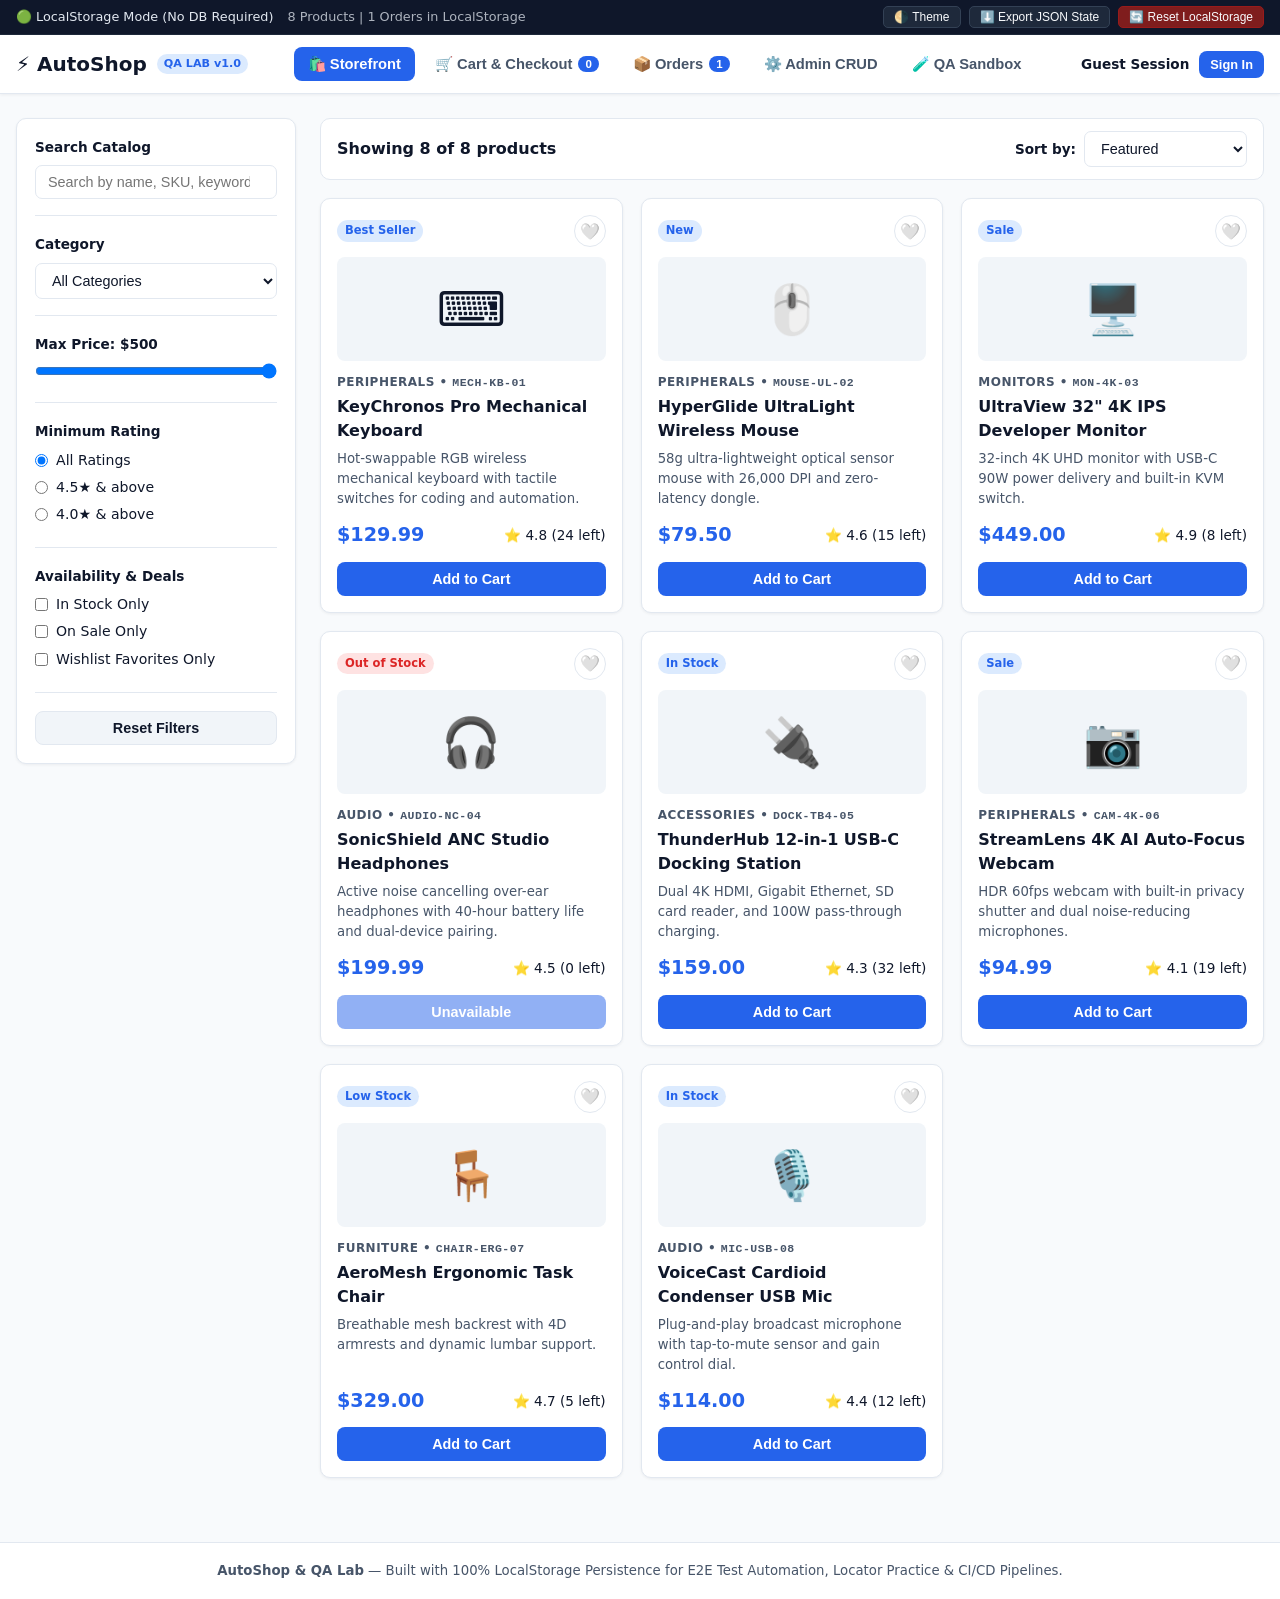
<file: index.html>
<!DOCTYPE html>
<html lang="en" data-theme="light">
<head>
  <meta charset="UTF-8" />
  <meta name="viewport" content="width=device-width, initial-scale=1.0" />
  <title>AutoShop &amp; QA Lab | E2E Automation Practice Platform</title>
  <link rel="stylesheet" href="css/styles.css" />
</head>
<body>
  <!-- Top Utility Bar for QA State & LocalStorage Management -->
  <div class="top-utility-bar" role="region" aria-label="QA Environment Controls">
    <div class="utility-container">
      <div>
        <span id="env-indicator" data-testid="env-indicator">🟢 LocalStorage Mode (No DB Required)</span>
        <span style="margin-left: 10px; opacity: 0.75;" id="storage-counter" data-testid="storage-counter">Keys active</span>
      </div>
      <div class="utility-actions">
        <button type="button" class="utility-btn" id="btn-theme-toggle" data-testid="theme-toggle-btn" aria-label="Toggle Dark Mode">
          🌗 Theme
        </button>
        <button type="button" class="utility-btn" id="btn-export-state" data-testid="export-state-btn">
          ⬇️ Export JSON State
        </button>
        <button type="button" class="utility-btn danger" id="btn-reset-storage" data-testid="reset-storage-btn">
          🔄 Reset LocalStorage
        </button>
      </div>
    </div>
  </div>

  <!-- Main Header & Navigation -->
  <header class="site-header">
    <div class="header-inner">
      <a class="brand-logo" id="brand-home-link" data-testid="brand-logo" href="#store">
        <span>⚡ AutoShop</span>
        <span class="brand-badge">QA LAB v1.0</span>
      </a>

      <button
        type="button"
        class="mobile-menu-btn"
        id="mobile-menu-toggle"
        data-testid="mobile-menu-toggle"
        aria-label="Toggle navigation menu"
        aria-expanded="false"
      >
        ☰
      </button>

      <nav class="main-nav" id="main-nav" aria-label="Primary Navigation">
        <button type="button" class="nav-tab active" data-tab="store" id="nav-store" data-testid="nav-store">
          🛍️ Storefront
        </button>
        <button type="button" class="nav-tab" data-tab="checkout" id="nav-checkout" data-testid="nav-checkout">
          🛒 Cart &amp; Checkout
          <span class="badge-pill" id="nav-cart-count" data-testid="nav-cart-count">0</span>
        </button>
        <button type="button" class="nav-tab" data-tab="orders" id="nav-orders" data-testid="nav-orders">
          📦 Orders
          <span class="badge-pill" id="nav-orders-count" data-testid="nav-orders-count">0</span>
        </button>
        <button type="button" class="nav-tab" data-tab="admin" id="nav-admin" data-testid="nav-admin">
          ⚙️ Admin CRUD
        </button>
        <button type="button" class="nav-tab" data-tab="sandbox" id="nav-sandbox" data-testid="nav-sandbox">
          🧪 QA Sandbox
        </button>
      </nav>

      <div class="header-controls">
        <div id="user-session-badge" data-testid="user-session-badge" style="font-size: 0.85rem; font-weight: 600;">
          Guest
        </div>
        <button type="button" class="btn btn-primary btn-sm" id="btn-open-auth" data-testid="open-auth-btn">
          Sign In
        </button>
        <button type="button" class="btn btn-secondary btn-sm" id="btn-logout" data-testid="logout-btn" style="display: none;">
          Logout
        </button>
      </div>
    </div>
  </header>

  <!-- Main Workspace -->
  <main class="app-main">
    <!-- ==================== VIEW 1: STOREFRONT ==================== -->
    <section class="view-section active" id="view-store" data-testid="view-store" aria-label="Storefront Catalog">
      <div class="store-layout">
        <!-- Filters Sidebar -->
        <aside class="filters-sidebar" aria-label="Product Filters">
          <div class="filter-group">
            <label class="filter-label" for="filter-search">Search Catalog</label>
            <input
              type="search"
              id="filter-search"
              name="searchQuery"
              data-testid="filter-search-input"
              class="form-control"
              placeholder="Search by name, SKU, keyword..."
            />
          </div>

          <div class="filter-group">
            <label class="filter-label" for="filter-category">Category</label>
            <select id="filter-category" name="category" data-testid="filter-category-select" class="form-control">
              <option value="ALL">All Categories</option>
              <option value="Peripherals">Peripherals</option>
              <option value="Monitors">Monitors</option>
              <option value="Audio">Audio</option>
              <option value="Accessories">Accessories</option>
              <option value="Furniture">Furniture</option>
            </select>
          </div>

          <div class="filter-group">
            <label class="filter-label" for="filter-price-range">
              Max Price: $<span id="filter-price-value" data-testid="filter-price-value">500</span>
            </label>
            <input
              type="range"
              id="filter-price-range"
              name="maxPrice"
              data-testid="filter-price-slider"
              min="50"
              max="500"
              step="10"
              value="500"
              style="width: 100%;"
            />
          </div>

          <div class="filter-group" role="radiogroup" aria-label="Minimum Rating">
            <span class="filter-label">Minimum Rating</span>
            <label class="radio-row">
              <input type="radio" name="minRating" value="0" data-testid="rating-all" checked />
              <span>All Ratings</span>
            </label>
            <label class="radio-row">
              <input type="radio" name="minRating" value="4.5" data-testid="rating-45" />
              <span>4.5★ &amp; above</span>
            </label>
            <label class="radio-row">
              <input type="radio" name="minRating" value="4.0" data-testid="rating-40" />
              <span>4.0★ &amp; above</span>
            </label>
          </div>

          <div class="filter-group">
            <span class="filter-label">Availability &amp; Deals</span>
            <label class="checkbox-row">
              <input type="checkbox" id="filter-in-stock" data-testid="filter-in-stock-checkbox" />
              <span>In Stock Only</span>
            </label>
            <label class="checkbox-row">
              <input type="checkbox" id="filter-on-sale" data-testid="filter-on-sale-checkbox" />
              <span>On Sale Only</span>
            </label>
            <label class="checkbox-row">
              <input type="checkbox" id="filter-wishlist-only" data-testid="filter-wishlist-checkbox" />
              <span>Wishlist Favorites Only</span>
            </label>
          </div>

          <button type="button" class="btn btn-secondary" style="width: 100%;" id="btn-clear-filters" data-testid="clear-filters-btn">
            Reset Filters
          </button>
        </aside>

        <!-- Product Catalog Area -->
        <div>
          <div class="store-toolbar">
            <div>
              <strong id="results-count-text" data-testid="results-count">Showing 8 products</strong>
            </div>
            <div style="display: flex; align-items: center; gap: 8px;">
              <label for="sort-select" style="font-size: 0.85rem; font-weight: 600;">Sort by:</label>
              <select id="sort-select" name="sortOrder" data-testid="sort-select" class="form-control" style="width: auto;">
                <option value="featured">Featured</option>
                <option value="price-asc">Price: Low to High</option>
                <option value="price-desc">Price: High to Low</option>
                <option value="rating-desc">Highest Rated</option>
                <option value="name-asc">Name: A to Z</option>
              </select>
            </div>
          </div>

          <div class="products-grid" id="products-grid" data-testid="products-grid">
            <!-- Dynamically rendered by app.js -->
          </div>
        </div>
      </div>
    </section>

    <!-- ==================== VIEW 2: CART & CHECKOUT ==================== -->
    <section class="view-section" id="view-checkout" data-testid="view-checkout" aria-label="Shopping Cart and Checkout">
      <div class="store-layout" style="grid-template-columns: 1.1fr 0.9fr;">
        <!-- Left Column: Cart Items & Coupon -->
        <div>
          <div class="card-panel">
            <div class="panel-header">
              <h2>Shopping Cart</h2>
              <button type="button" class="btn btn-danger btn-sm" id="btn-clear-cart" data-testid="clear-cart-btn">
                Empty Cart
              </button>
            </div>

            <div class="table-responsive">
              <table class="data-table" id="cart-table" data-testid="cart-table">
                <thead>
                  <tr>
                    <th>Product</th>
                    <th>Price</th>
                    <th>Quantity</th>
                    <th>Subtotal</th>
                    <th>Action</th>
                  </tr>
                </thead>
                <tbody id="cart-tbody" data-testid="cart-tbody">
                  <!-- Populated dynamically -->
                </tbody>
              </table>
            </div>

            <!-- Promo Code Box -->
            <div style="margin-top: 16px; display: flex; gap: 8px; flex-wrap: wrap; align-items: center;">
              <input
                type="text"
                id="coupon-input"
                name="couponCode"
                data-testid="coupon-input"
                class="form-control"
                style="max-width: 240px;"
                placeholder="Promo code (SAVE10, QA2026, FLAT25)"
              />
              <button type="button" class="btn btn-secondary" id="btn-apply-coupon" data-testid="apply-coupon-btn">
                Apply Coupon
              </button>
              <span id="coupon-feedback" data-testid="coupon-feedback" style="font-size: 0.85rem; font-weight: 600;"></span>
            </div>

            <!-- Totals Breakdown -->
            <div style="margin-top: 18px; padding-top: 14px; border-top: 1px solid var(--border-color); font-size: 0.92rem;">
              <div style="display: flex; justify-content: space-between; margin-bottom: 4px;">
                <span>Subtotal:</span>
                <strong id="summary-subtotal" data-testid="summary-subtotal">$0.00</strong>
              </div>
              <div style="display: flex; justify-content: space-between; margin-bottom: 4px; color: var(--success);">
                <span>Discount:</span>
                <strong id="summary-discount" data-testid="summary-discount">-$0.00</strong>
              </div>
              <div style="display: flex; justify-content: space-between; margin-bottom: 4px;">
                <span>Shipping:</span>
                <strong id="summary-shipping" data-testid="summary-shipping">$0.00</strong>
              </div>
              <div style="display: flex; justify-content: space-between; margin-bottom: 8px;">
                <span>Estimated Tax (8%):</span>
                <strong id="summary-tax" data-testid="summary-tax">$0.00</strong>
              </div>
              <div style="display: flex; justify-content: space-between; font-size: 1.15rem; padding-top: 8px; border-top: 1px solid var(--border-color);">
                <strong>Total Due:</strong>
                <strong id="summary-total" data-testid="summary-total" style="color: var(--primary);">$0.00</strong>
              </div>
            </div>
          </div>

          <!-- Order Confirmation Box (shown after successful checkout) -->
          <div class="card-panel" id="order-confirmation-box" data-testid="order-confirmation-box" style="display: none; border-color: var(--success);">
            <h3 style="color: var(--success); margin-bottom: 8px;">✅ Order Placed Successfully!</h3>
            <p id="order-confirmation-message" data-testid="order-confirmation-message" style="font-size: 0.9rem; margin-bottom: 10px;"></p>
            <div style="display: flex; gap: 8px;">
              <button type="button" class="btn btn-primary btn-sm" id="btn-view-orders-after-checkout" data-testid="view-orders-btn">
                View in Orders History
              </button>
              <button type="button" class="btn btn-secondary btn-sm" id="btn-download-last-receipt" data-testid="download-receipt-btn">
                Download Receipt (.json)
              </button>
            </div>
          </div>
        </div>

        <!-- Right Column: Checkout Form -->
        <div class="card-panel">
          <div class="panel-header">
            <h2>Checkout Details</h2>
            <button type="button" class="btn btn-secondary btn-sm" id="btn-autofill-checkout" data-testid="autofill-checkout-btn">
              ⚡ Auto-Fill Demo Data
            </button>
          </div>

          <form id="checkout-form" data-testid="checkout-form" novalidate>
            <div class="form-grid">
              <div class="form-field">
                <label for="chk-fullname">Full Name *</label>
                <input type="text" id="chk-fullname" name="fullName" data-testid="checkout-fullname" class="form-control" required placeholder="Alex Tester" />
              </div>
              <div class="form-field">
                <label for="chk-email">Email Address *</label>
                <input type="email" id="chk-email" name="email" data-testid="checkout-email" class="form-control" required placeholder="alex@qalab.dev" />
              </div>
            </div>

            <div class="form-field">
              <label for="chk-street">Street Address *</label>
              <input type="text" id="chk-street" name="street" data-testid="checkout-street" class="form-control" required placeholder="742 Automation Blvd" />
            </div>

            <div class="form-grid">
              <div class="form-field">
                <label for="chk-city">City *</label>
                <input type="text" id="chk-city" name="city" data-testid="checkout-city" class="form-control" required placeholder="Austin" />
              </div>
              <div class="form-field">
                <label for="chk-country">Country *</label>
                <select id="chk-country" name="country" data-testid="checkout-country" class="form-control" required>
                  <option value="">Select Country...</option>
                  <option value="US">United States</option>
                  <option value="MX">Mexico</option>
                  <option value="CA">Canada</option>
                  <option value="ES">Spain</option>
                  <option value="CO">Colombia</option>
                  <option value="AR">Argentina</option>
                </select>
              </div>
            </div>

            <div class="form-grid">
              <div class="form-field">
                <label for="chk-zip">Postal / ZIP Code *</label>
                <input type="text" id="chk-zip" name="zipCode" data-testid="checkout-zip" class="form-control" required placeholder="78701" />
              </div>
              <div class="form-field">
                <label for="chk-shipping">Delivery Method *</label>
                <select id="chk-shipping" name="shippingMethod" data-testid="checkout-shipping-method" class="form-control">
                  <option value="standard">Standard Shipping (Free)</option>
                  <option value="express">Express 2-Day ($12.00)</option>
                  <option value="overnight">Next-Day Priority ($25.00)</option>
                </select>
              </div>
            </div>

            <div class="form-field">
              <label for="chk-payment">Payment Method *</label>
              <select id="chk-payment" name="paymentMethod" data-testid="checkout-payment-method" class="form-control">
                <option value="credit_card">Credit / Debit Card</option>
                <option value="paypal">PayPal Express</option>
                <option value="cod">Cash on Delivery (COD)</option>
              </select>
            </div>

            <div id="credit-card-fields" data-testid="credit-card-fields" class="form-grid">
              <div class="form-field">
                <label for="chk-card-num">Card Number *</label>
                <input type="text" id="chk-card-num" name="cardNumber" data-testid="checkout-card-number" class="form-control" maxlength="19" placeholder="4532 0151 1283 0366" />
              </div>
              <div class="form-field">
                <label for="chk-card-cvv">CVV *</label>
                <input type="text" id="chk-card-cvv" name="cardCvv" data-testid="checkout-card-cvv" class="form-control" maxlength="4" placeholder="123" />
              </div>
            </div>

            <div class="form-field">
              <label for="chk-notes">Order Delivery Notes (Optional)</label>
              <textarea id="chk-notes" name="orderNotes" data-testid="checkout-notes" class="form-control" rows="2" placeholder="Gate code, drop-off instructions..."></textarea>
            </div>

            <div class="form-field">
              <label class="checkbox-row">
                <input type="checkbox" id="chk-terms" name="acceptTerms" data-testid="checkout-terms-checkbox" required />
                <span>I agree to the QA Automation Terms &amp; Conditions *</span>
              </label>
            </div>

            <div id="checkout-error-banner" data-testid="checkout-error-banner" class="result-banner" style="display: none; border-left-color: var(--danger); color: var(--danger); margin-bottom: 12px;"></div>

            <button type="submit" class="btn btn-primary" style="width: 100%;" id="btn-place-order" data-testid="place-order-btn">
              Complete Purchase
            </button>
          </form>
        </div>
      </div>
    </section>

    <!-- ==================== VIEW 3: ORDERS HISTORY ==================== -->
    <section class="view-section" id="view-orders" data-testid="view-orders" aria-label="Order History">
      <div class="card-panel">
        <div class="panel-header">
          <div>
            <h2>Order History (Persisted in LocalStorage)</h2>
            <p style="font-size: 0.85rem; color: var(--text-muted);">Practice table row locators, status filtering, and order cancellation flows.</p>
          </div>
          <div style="display: flex; gap: 8px; align-items: center;">
            <label for="order-status-filter" style="font-size: 0.85rem; font-weight: 600;">Status:</label>
            <select id="order-status-filter" data-testid="order-status-filter" class="form-control" style="width: auto;">
              <option value="ALL">All Statuses</option>
              <option value="Processing">Processing</option>
              <option value="Shipped">Shipped</option>
              <option value="Delivered">Delivered</option>
              <option value="Cancelled">Cancelled</option>
            </select>
          </div>
        </div>

        <div class="table-responsive">
          <table class="data-table" id="orders-table" data-testid="orders-table">
            <thead>
              <tr>
                <th>Order ID</th>
                <th>Date</th>
                <th>Customer</th>
                <th>Items</th>
                <th>Total</th>
                <th>Status</th>
                <th>Actions</th>
              </tr>
            </thead>
            <tbody id="orders-tbody" data-testid="orders-tbody">
              <!-- Populated dynamically -->
            </tbody>
          </table>
        </div>
      </div>
    </section>

    <!-- ==================== VIEW 4: ADMIN CRUD PANEL ==================== -->
    <section class="view-section" id="view-admin" data-testid="view-admin" aria-label="Admin Inventory Management">
      <div class="card-panel">
        <div class="panel-header">
          <div>
            <h2>Inventory CRUD Management</h2>
            <p style="font-size: 0.85rem; color: var(--text-muted);">Create, edit, sort, bulk-delete products and persist changes in LocalStorage.</p>
          </div>
          <div style="display: flex; gap: 8px; flex-wrap: wrap;">
            <input
              type="search"
              id="admin-search-input"
              data-testid="admin-search-input"
              class="form-control"
              style="width: 220px;"
              placeholder="Filter inventory..."
            />
            <button type="button" class="btn btn-danger btn-sm" id="btn-admin-bulk-delete" data-testid="admin-bulk-delete-btn" disabled>
              🗑️ Delete Selected (<span id="admin-selected-count">0</span>)
            </button>
            <button type="button" class="btn btn-primary btn-sm" id="btn-admin-add-product" data-testid="admin-add-product-btn">
              ➕ Add New Product
            </button>
          </div>
        </div>

        <div class="table-responsive">
          <table class="data-table" id="admin-products-table" data-testid="admin-products-table">
            <thead>
              <tr>
                <th>
                  <input type="checkbox" id="admin-select-all" data-testid="admin-select-all" aria-label="Select all products" />
                </th>
                <th data-sort="id">ID ↕</th>
                <th data-sort="sku">SKU ↕</th>
                <th data-sort="name">Product Name ↕</th>
                <th data-sort="category">Category ↕</th>
                <th data-sort="price">Price ↕</th>
                <th data-sort="stock">Stock ↕</th>
                <th>Status</th>
                <th>Actions</th>
              </tr>
            </thead>
            <tbody id="admin-products-tbody" data-testid="admin-products-tbody">
              <!-- Populated dynamically -->
            </tbody>
          </table>
        </div>
      </div>
    </section>

    <!-- ==================== VIEW 5: QA AUTOMATION SANDBOX ==================== -->
    <section class="view-section" id="view-sandbox" data-testid="view-sandbox" aria-label="QA Automation Sandbox">
      <div style="margin-bottom: 18px;">
        <h2>🧪 QA Automation Sandbox &amp; Locator Playground</h2>
        <p style="font-size: 0.9rem; color: var(--text-muted);">
          Practice explicit waits, dynamic IDs, XPath axes, Shadow DOM, Iframes, Alerts, Drag &amp; Drop, File Uploads, Hover/Right-Click, and Window Handles.
        </p>
      </div>

      <div class="sandbox-grid">
        <!-- 1. Dynamic Waits & Async Elements -->
        <div class="sandbox-card" id="card-waits" data-testid="sandbox-card-waits">
          <h3>
            <span>1. Dynamic Waits &amp; Async States</span>
            <span class="locator-hint">Explicit Waits</span>
          </h3>
          <p style="font-size: 0.83rem; color: var(--text-muted);">
            Click to trigger a 3-second asynchronous process. Practice waiting for spinner disappearance and element visibility/enablement.
          </p>
          <div style="display: flex; gap: 8px; flex-wrap: wrap;">
            <button type="button" class="btn btn-primary btn-sm" id="btn-trigger-async" data-testid="trigger-async-btn">
              Start 3s Async Task
            </button>
            <button type="button" class="btn btn-secondary btn-sm" id="btn-delayed-enable" data-testid="delayed-enable-btn" disabled>
              Disabled Action Button
            </button>
          </div>
          <div id="async-spinner" data-testid="async-spinner" style="display: none; font-size: 0.85rem; font-weight: 600; color: var(--warning);">
            ⏳ Loading dynamic payload... please wait...
          </div>
          <div id="async-secret-box" data-testid="async-secret-box" class="result-banner" style="display: none;">
            🎉 Secret Async Token: <strong id="async-token-value" data-testid="async-token-value"></strong>
          </div>
        </div>

        <!-- 2. Dynamic IDs & XPath Axes Table -->
        <div class="sandbox-card" id="card-dynamic-ids" data-testid="sandbox-card-dynamic-ids">
          <h3>
            <span>2. Dynamic IDs &amp; Relative Locators</span>
            <span class="locator-hint">XPath / CSS Axes</span>
          </h3>
          <p style="font-size: 0.83rem; color: var(--text-muted);">
            Button IDs regenerate randomly on every click! Locate the target button using row text (e.g., <code>Database Cluster</code>) or sibling axes.
          </p>
          <button type="button" class="btn btn-secondary btn-sm" id="btn-regenerate-ids" data-testid="regenerate-ids-btn">
            🔀 Regenerate Random IDs
          </button>
          <table class="data-table" id="dynamic-id-table" data-testid="dynamic-id-table">
            <thead>
              <tr>
                <th>Service Name</th>
                <th>CPU Load</th>
                <th>Action</th>
              </tr>
            </thead>
            <tbody id="dynamic-id-tbody">
              <!-- Populated dynamically with random IDs -->
            </tbody>
          </table>
          <div class="result-banner" id="dynamic-id-result" data-testid="dynamic-id-result">
            Click "Restart" on any service row above.
          </div>
        </div>

        <!-- 3. JS Alerts, Confirms, Prompts & Custom Modal -->
        <div class="sandbox-card" id="card-dialogs" data-testid="sandbox-card-dialogs">
          <h3>
            <span>3. Native Dialogs &amp; Popups</span>
            <span class="locator-hint">Alert / Confirm / Prompt</span>
          </h3>
          <p style="font-size: 0.83rem; color: var(--text-muted);">
            Practice handling native browser dialogs and custom DOM modal overlays.
          </p>
          <div style="display: flex; gap: 8px; flex-wrap: wrap;">
            <button type="button" class="btn btn-secondary btn-sm" id="btn-js-alert" data-testid="js-alert-btn">
              Trigger Alert
            </button>
            <button type="button" class="btn btn-secondary btn-sm" id="btn-js-confirm" data-testid="js-confirm-btn">
              Trigger Confirm
            </button>
            <button type="button" class="btn btn-secondary btn-sm" id="btn-js-prompt" data-testid="js-prompt-btn">
              Trigger Prompt
            </button>
            <button type="button" class="btn btn-primary btn-sm" id="btn-custom-modal" data-testid="custom-modal-btn">
              Open DOM Modal
            </button>
          </div>
          <div class="result-banner" id="dialog-result" data-testid="dialog-result">
            Dialog response will appear here.
          </div>
        </div>

        <!-- 4. Shadow DOM Web Component -->
        <div class="sandbox-card" id="card-shadow-dom" data-testid="sandbox-card-shadow-dom">
          <h3>
            <span>4. Shadow DOM Encapsulation</span>
            <span class="locator-hint">#shadow-root (open)</span>
          </h3>
          <p style="font-size: 0.83rem; color: var(--text-muted);">
            The widget below is rendered inside an encapsulated Shadow Root. Pierce the shadow boundary to type and verify.
          </p>
          <qa-shadow-widget id="shadow-host" data-testid="shadow-host"></qa-shadow-widget>
        </div>

        <!-- 5. Embedded Iframe -->
        <div class="sandbox-card" id="card-iframe" data-testid="sandbox-card-iframe">
          <h3>
            <span>5. Embedded Iframe Document</span>
            <span class="locator-hint">switchTo.frame</span>
          </h3>
          <p style="font-size: 0.83rem; color: var(--text-muted);">
            Switch context into <code>#qa-iframe</code> to interact with the isolated token form inside.
          </p>
          <iframe
            id="qa-iframe"
            name="qa-iframe"
            data-testid="qa-iframe"
            src="iframe-content.html"
            title="QA Isolated Verification Frame"
            style="width: 100%; height: 255px; border: 1px solid var(--border-color); border-radius: 8px;"
          ></iframe>
        </div>

        <!-- 6. Drag & Drop Kanban Board -->
        <div class="sandbox-card" id="card-kanban" data-testid="sandbox-card-kanban">
          <h3>
            <span>6. Drag &amp; Drop Task Board</span>
            <span class="locator-hint">HTML5 DragEvents</span>
          </h3>
          <p style="font-size: 0.83rem; color: var(--text-muted);">
            Drag tasks between columns or use the quick-advance arrow button. State is saved in LocalStorage.
          </p>
          <div class="kanban-board" id="kanban-board" data-testid="kanban-board">
            <div class="kanban-col" data-status="todo" id="kanban-col-todo" data-testid="kanban-col-todo">
              <div class="kanban-col-header"><span>To Do</span><span id="count-todo">0</span></div>
              <div class="kanban-items" id="kanban-list-todo"></div>
            </div>
            <div class="kanban-col" data-status="inprogress" id="kanban-col-inprogress" data-testid="kanban-col-inprogress">
              <div class="kanban-col-header"><span>In Progress</span><span id="count-inprogress">0</span></div>
              <div class="kanban-items" id="kanban-list-inprogress"></div>
            </div>
            <div class="kanban-col" data-status="done" id="kanban-col-done" data-testid="kanban-col-done">
              <div class="kanban-col-header"><span>Done</span><span id="count-done">0</span></div>
              <div class="kanban-items" id="kanban-list-done"></div>
            </div>
          </div>
        </div>

        <!-- 7. File Upload & Download -->
        <div class="sandbox-card" id="card-files" data-testid="sandbox-card-files">
          <h3>
            <span>7. File Upload &amp; Dynamic Download</span>
            <span class="locator-hint">input[type=file]</span>
          </h3>
          <div class="form-field">
            <label for="qa-file-upload">Select File(s) to Upload</label>
            <input
              type="file"
              id="qa-file-upload"
              name="qaFileUpload"
              data-testid="qa-file-upload"
              class="form-control"
              multiple
            />
          </div>
          <div style="display: flex; gap: 8px; flex-wrap: wrap;">
            <button type="button" class="btn btn-secondary btn-sm" id="btn-download-csv" data-testid="download-csv-btn">
              ⬇️ Download Inventory (.csv)
            </button>
            <button type="button" class="btn btn-secondary btn-sm" id="btn-download-txt" data-testid="download-txt-btn">
              ⬇️ Download Test Report (.txt)
            </button>
          </div>
          <div class="result-banner" id="file-upload-result" data-testid="file-upload-result">
            No files uploaded yet.
          </div>
        </div>

        <!-- 8. Advanced Mouse Interactions -->
        <div class="sandbox-card" id="card-mouse" data-testid="sandbox-card-mouse">
          <h3>
            <span>8. Hover, Double-Click &amp; Right-Click</span>
            <span class="locator-hint">Action Chains</span>
          </h3>
          <div style="display: flex; gap: 10px; align-items: center; flex-wrap: wrap;">
            <div class="hover-dropdown-wrapper" id="hover-menu-trigger" data-testid="hover-menu-trigger">
              <button type="button" class="btn btn-secondary btn-sm">
                🎯 Hover Over Me
              </button>
              <div class="hover-dropdown-menu" data-testid="hover-dropdown-menu">
                <button type="button" class="hover-menu-item" data-hover-action="Export Report" data-testid="hover-item-1">Export Report</button>
                <button type="button" class="hover-menu-item" data-hover-action="Run Diagnostics" data-testid="hover-item-2">Run Diagnostics</button>
                <button type="button" class="hover-menu-item" data-hover-action="Clear Cache" data-testid="hover-item-3">Clear Cache</button>
              </div>
            </div>

            <button type="button" class="btn btn-primary btn-sm" id="btn-double-click" data-testid="double-click-btn">
              ⚡ Double-Click Me (<span id="dblclick-count" data-testid="dblclick-count">0</span>)
            </button>
          </div>

          <div class="context-box" id="context-menu-area" data-testid="context-menu-area">
            🖱️ Right-Click (Context Click) Inside This Dashed Zone
          </div>

          <div class="result-banner" id="mouse-action-result" data-testid="mouse-action-result">
            Perform a hover, double-click, or right-click action.
          </div>
        </div>

        <!-- 9. Progress Bar Stop Challenge & Pickers -->
        <div class="sandbox-card" id="card-progress" data-testid="sandbox-card-progress">
          <h3>
            <span>9. Progress Bar &amp; Input Pickers</span>
            <span class="locator-hint">Polling / Attributes</span>
          </h3>
          <p style="font-size: 0.83rem; color: var(--text-muted);">
            Challenge: Start the progress bar and stop it as close to <strong>75%</strong> as possible!
          </p>
          <div class="progress-track">
            <div class="progress-fill" id="qa-progress-bar" data-testid="qa-progress-bar" role="progressbar" aria-valuenow="25" aria-valuemin="0" aria-valuemax="100" style="width: 25%;">
              25%
            </div>
          </div>
          <div style="display: flex; gap: 8px;">
            <button type="button" class="btn btn-primary btn-sm" id="btn-progress-start" data-testid="progress-start-btn">Start</button>
            <button type="button" class="btn btn-danger btn-sm" id="btn-progress-stop" data-testid="progress-stop-btn">Stop</button>
            <button type="button" class="btn btn-secondary btn-sm" id="btn-progress-reset" data-testid="progress-reset-btn">Reset</button>
          </div>
          <div class="form-grid" style="margin-top: 6px;">
            <div>
              <label for="qa-date-picker" style="font-size: 0.78rem; font-weight: 600;">Target Date</label>
              <input type="date" id="qa-date-picker" data-testid="qa-date-picker" class="form-control" value="2026-10-28" />
            </div>
            <div>
              <label for="qa-color-picker" style="font-size: 0.78rem; font-weight: 600;">Accent Color</label>
              <input type="color" id="qa-color-picker" data-testid="qa-color-picker" class="form-control" value="#2563eb" style="height: 38px; padding: 4px;" />
            </div>
          </div>
          <div class="result-banner" id="progress-result" data-testid="progress-result">
            Progress bar idle at 25%.
          </div>
        </div>

        <!-- 10. Multi-Tab, Popup Window & Stale Element -->
        <div class="sandbox-card" id="card-windows" data-testid="sandbox-card-windows">
          <h3>
            <span>10. Multi-Tab, Windows &amp; Stale DOM</span>
            <span class="locator-hint">Window Handles</span>
          </h3>
          <div style="display: flex; gap: 8px; flex-wrap: wrap;">
            <a
              href="iframe-content.html?mode=tab"
              target="_blank"
              rel="noopener"
              class="btn btn-secondary btn-sm"
              id="link-open-new-tab"
              data-testid="open-new-tab-link"
              style="text-decoration: none;"
            >
              ↗️ Open New Tab
            </a>
            <button type="button" class="btn btn-secondary btn-sm" id="btn-open-popup-window" data-testid="open-popup-window-btn">
              🪟 Open Popup Window
            </button>
            <button type="button" class="btn btn-primary btn-sm" id="btn-recreate-stale-el" data-testid="recreate-stale-btn">
              ♻️ Mutate / Replace DOM Node
            </button>
          </div>
          <div id="stale-element-wrapper" data-testid="stale-element-wrapper">
            <div class="result-banner" id="stale-target-element" data-testid="stale-target-element" data-generation="1">
              Target Node Generation #1 (Ready for StaleElementReference test)
            </div>
          </div>
        </div>

        <!-- 11. Infinite Scroll List -->
        <div class="sandbox-card" id="card-scroll" data-testid="sandbox-card-scroll">
          <h3>
            <span>11. Lazy Infinite Scroll Container</span>
            <span class="locator-hint">scrollIntoView</span>
          </h3>
          <p style="font-size: 0.83rem; color: var(--text-muted);">
            Scroll to the bottom of the container to dynamically load more audit log entries (up to 50 items).
          </p>
          <div class="infinite-scroll-box" id="infinite-scroll-box" data-testid="infinite-scroll-box" tabindex="0">
            <!-- Populated dynamically -->
          </div>
          <div style="font-size: 0.8rem; color: var(--text-muted);" id="infinite-scroll-status" data-testid="infinite-scroll-status">
            Loaded 10 of 50 items
          </div>
        </div>
      </div>
    </section>
  </main>

  <!-- Custom Right-Click Context Menu -->
  <div class="custom-context-menu" id="custom-context-menu" data-testid="custom-context-menu" role="menu">
    <button type="button" class="hover-menu-item" data-ctx-action="Inspect Element">🔍 Inspect Node</button>
    <button type="button" class="hover-menu-item" data-ctx-action="Copy XPath">📋 Copy XPath</button>
    <button type="button" class="hover-menu-item" data-ctx-action="Reset Widget">🔄 Reset Widget</button>
  </div>

  <!-- ==================== MODAL 1: AUTHENTICATION (LOGIN / REGISTER) ==================== -->
  <div class="modal-backdrop" id="auth-modal" data-testid="auth-modal" role="dialog" aria-modal="true" aria-labelledby="auth-modal-title">
    <div class="modal-dialog">
      <div class="modal-header">
        <h3 id="auth-modal-title">Account Authentication</h3>
        <button type="button" class="btn btn-secondary btn-sm" id="btn-close-auth-modal" data-testid="close-auth-modal-btn">✕</button>
      </div>

      <!-- Demo Credentials Quick-Fill -->
      <div style="background: var(--bg-muted); padding: 10px 12px; border-radius: 8px; margin-bottom: 14px; font-size: 0.8rem;">
        <div style="font-weight: 700; margin-bottom: 6px;">Quick-Fill Demo Accounts (Password: <code>SecretPassword123!</code>):</div>
        <div style="display: flex; gap: 6px; flex-wrap: wrap;">
          <button type="button" class="btn btn-secondary btn-sm" data-quick-user="standard_user" data-testid="quickfill-standard-user">
            👤 standard_user
          </button>
          <button type="button" class="btn btn-secondary btn-sm" data-quick-user="admin_user" data-testid="quickfill-admin-user">
            🛡️ admin_user
          </button>
          <button type="button" class="btn btn-secondary btn-sm" data-quick-user="locked_out_user" data-testid="quickfill-locked-user">
            🔒 locked_out_user
          </button>
        </div>
      </div>

      <form id="login-form" data-testid="login-form">
        <div class="form-field">
          <label for="login-username">Username or Email</label>
          <input type="text" id="login-username" name="username" data-testid="login-username-input" class="form-control" required placeholder="standard_user" />
        </div>
        <div class="form-field">
          <label for="login-password">Password</label>
          <input type="password" id="login-password" name="password" data-testid="login-password-input" class="form-control" required placeholder="SecretPassword123!" />
        </div>
        <div id="login-error-msg" data-testid="login-error-msg" class="result-banner" style="display: none; border-left-color: var(--danger); color: var(--danger); margin-bottom: 12px;"></div>
        <button type="submit" class="btn btn-primary" style="width: 100%;" id="btn-login-submit" data-testid="login-submit-btn">
          Sign In
        </button>
      </form>
    </div>
  </div>

  <!-- ==================== MODAL 2: ADMIN ADD/EDIT PRODUCT ==================== -->
  <div class="modal-backdrop" id="product-modal" data-testid="product-modal" role="dialog" aria-modal="true" aria-labelledby="product-modal-title">
    <div class="modal-dialog">
      <div class="modal-header">
        <h3 id="product-modal-title">Add / Edit Product</h3>
        <button type="button" class="btn btn-secondary btn-sm" id="btn-close-product-modal" data-testid="close-product-modal-btn">✕</button>
      </div>

      <form id="product-form" data-testid="product-form">
        <input type="hidden" id="prd-id" name="id" />
        <div class="form-grid">
          <div class="form-field">
            <label for="prd-name">Product Name *</label>
            <input type="text" id="prd-name" name="name" data-testid="product-name-input" class="form-control" required />
          </div>
          <div class="form-field">
            <label for="prd-sku">SKU Code *</label>
            <input type="text" id="prd-sku" name="sku" data-testid="product-sku-input" class="form-control" required />
          </div>
        </div>

        <div class="form-grid">
          <div class="form-field">
            <label for="prd-category">Category *</label>
            <select id="prd-category" name="category" data-testid="product-category-input" class="form-control" required>
              <option value="Peripherals">Peripherals</option>
              <option value="Monitors">Monitors</option>
              <option value="Audio">Audio</option>
              <option value="Accessories">Accessories</option>
              <option value="Furniture">Furniture</option>
            </select>
          </div>
          <div class="form-field">
            <label for="prd-price">Price (USD) *</label>
            <input type="number" id="prd-price" name="price" data-testid="product-price-input" class="form-control" step="0.01" min="1" required />
          </div>
        </div>

        <div class="form-grid">
          <div class="form-field">
            <label for="prd-stock">Stock Quantity *</label>
            <input type="number" id="prd-stock" name="stock" data-testid="product-stock-input" class="form-control" min="0" required />
          </div>
          <div class="form-field">
            <label for="prd-rating">Rating (1.0 - 5.0)</label>
            <input type="number" id="prd-rating" name="rating" data-testid="product-rating-input" class="form-control" step="0.1" min="1" max="5" value="4.5" />
          </div>
        </div>

        <div class="form-field">
          <label for="prd-desc">Description</label>
          <textarea id="prd-desc" name="description" data-testid="product-desc-input" class="form-control" rows="2"></textarea>
        </div>

        <div style="display: flex; gap: 16px; margin-bottom: 14px;">
          <label class="checkbox-row">
            <input type="checkbox" id="prd-on-sale" data-testid="product-onsale-checkbox" />
            <span>Mark On Sale</span>
          </label>
        </div>

        <div style="display: flex; justify-content: flex-end; gap: 8px;">
          <button type="button" class="btn btn-secondary" id="btn-cancel-product" data-testid="cancel-product-btn">Cancel</button>
          <button type="submit" class="btn btn-primary" id="btn-save-product" data-testid="save-product-btn">Save Product</button>
        </div>
      </form>
    </div>
  </div>

  <!-- ==================== MODAL 3: SANDBOX CUSTOM DOM MODAL ==================== -->
  <div class="modal-backdrop" id="sandbox-custom-modal" data-testid="sandbox-custom-modal" role="dialog" aria-modal="true" aria-labelledby="sandbox-modal-title">
    <div class="modal-dialog">
      <div class="modal-header">
        <h3 id="sandbox-modal-title">Custom DOM Overlay Dialog</h3>
        <button type="button" class="btn btn-secondary btn-sm" id="btn-close-sandbox-modal" data-testid="close-sandbox-modal-btn">✕</button>
      </div>
      <p style="font-size: 0.9rem; margin-bottom: 12px;">
        Unlike native <code>window.alert()</code>, this modal is rendered in the DOM. Enter a verification phrase below to confirm interaction:
      </p>
      <div class="form-field">
        <label for="sandbox-modal-input">Verification Phrase</label>
        <input type="text" id="sandbox-modal-input" data-testid="sandbox-modal-input" class="form-control" placeholder="Type anything..." />
      </div>
      <div style="display: flex; justify-content: flex-end; gap: 8px;">
        <button type="button" class="btn btn-primary" id="btn-confirm-sandbox-modal" data-testid="confirm-sandbox-modal-btn">
          Confirm Modal Action
        </button>
      </div>
    </div>
  </div>

  <!-- Toast Notifications Container -->
  <div class="toast-container" id="toast-container" data-testid="toast-container" aria-live="polite"></div>

  <!-- Footer -->
  <footer class="site-footer">
    <p>
      <strong>AutoShop &amp; QA Lab</strong> — Built with 100% LocalStorage Persistence for E2E Test Automation, Locator Practice &amp; CI/CD Pipelines.
    </p>
  </footer>

  <script type="module" src="js/app.js"></script>
</body>
</html>
</file>
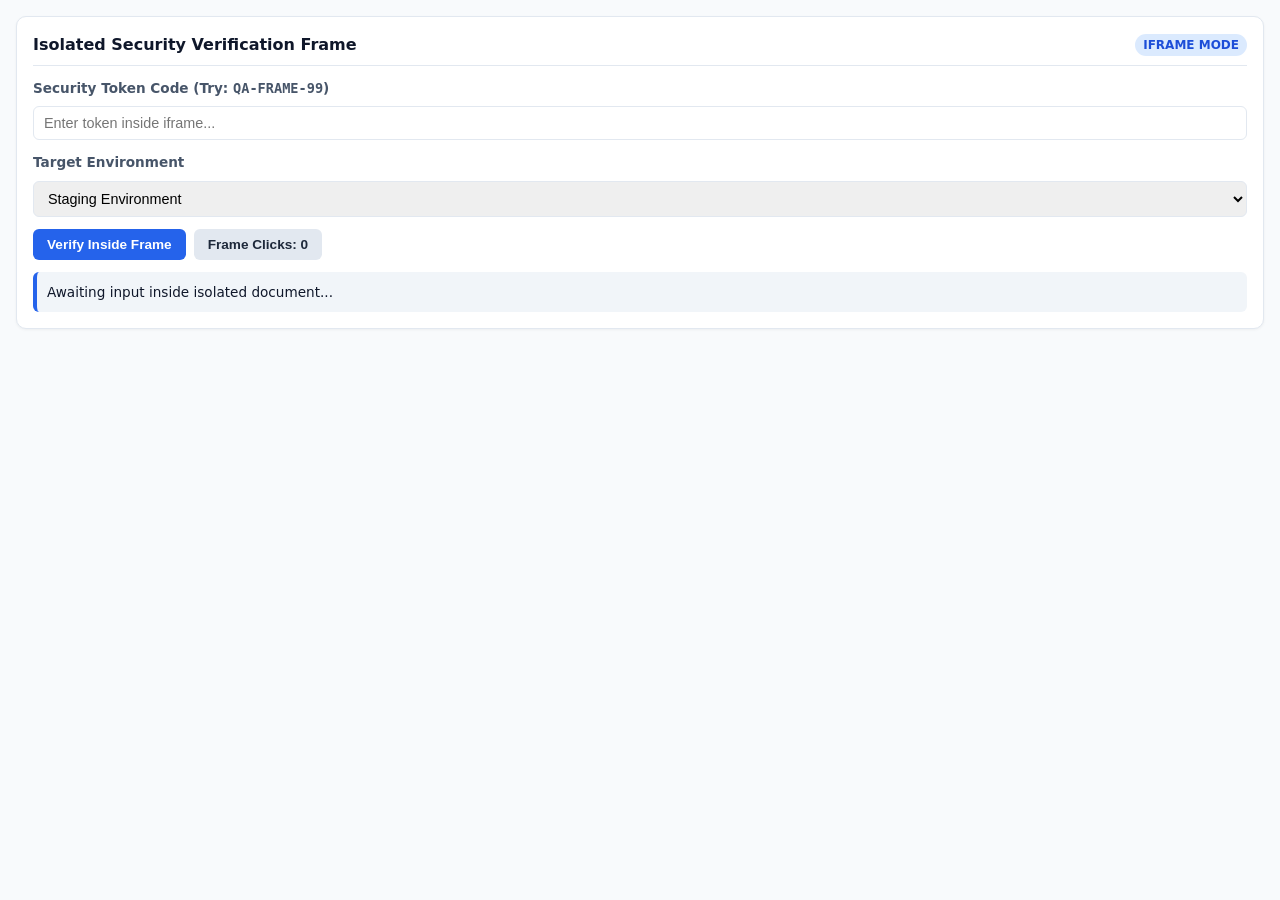
<file: iframe-content.html>
<!DOCTYPE html>
<html lang="en">
<head>
  <meta charset="UTF-8" />
  <meta name="viewport" content="width=device-width, initial-scale=1.0" />
  <title>Embedded Frame & Popup Target | AutoShop QA Lab</title>
  <style>
    :root {
      --bg: #f8fafc;
      --card: #ffffff;
      --text: #0f172a;
      --muted: #475569;
      --primary: #2563eb;
      --border: #e2e8f0;
      --success: #16a34a;
    }
    * { box-sizing: border-box; margin: 0; padding: 0; }
    body {
      font-family: system-ui, -apple-system, BlinkMacSystemFont, 'Segoe UI', Roboto, sans-serif;
      background: var(--bg);
      color: var(--text);
      padding: 16px;
      line-height: 1.5;
    }
    .frame-card {
      background: var(--card);
      border: 1px solid var(--border);
      border-radius: 10px;
      padding: 16px;
      box-shadow: 0 1px 3px rgba(0,0,0,0.05);
    }
    .frame-header {
      display: flex;
      justify-content: space-between;
      align-items: center;
      margin-bottom: 12px;
      padding-bottom: 8px;
      border-bottom: 1px solid var(--border);
    }
    .badge {
      background: #dbeafe;
      color: #1d4ed8;
      font-size: 0.75rem;
      font-weight: 600;
      padding: 2px 8px;
      border-radius: 999px;
    }
    .form-row {
      display: flex;
      flex-direction: column;
      gap: 8px;
      margin-bottom: 12px;
    }
    label {
      font-size: 0.85rem;
      font-weight: 600;
      color: var(--muted);
    }
    input, select {
      padding: 8px 10px;
      border: 1px solid var(--border);
      border-radius: 6px;
      font-size: 0.9rem;
    }
    .actions {
      display: flex;
      gap: 8px;
      flex-wrap: wrap;
      align-items: center;
    }
    button {
      padding: 8px 14px;
      border: none;
      border-radius: 6px;
      font-size: 0.85rem;
      font-weight: 600;
      cursor: pointer;
      background: var(--primary);
      color: #fff;
    }
    button.secondary {
      background: #e2e8f0;
      color: #1e293b;
    }
    .status-box {
      margin-top: 12px;
      padding: 10px;
      border-radius: 6px;
      background: #f1f5f9;
      font-size: 0.85rem;
      border-left: 4px solid var(--primary);
    }
    .status-box.verified {
      background: #dcfce7;
      border-left-color: var(--success);
      color: #14532d;
    }
  </style>
</head>
<body>
  <div class="frame-card" id="iframe-container" data-testid="iframe-container">
    <div class="frame-header">
      <strong id="frame-title" data-testid="iframe-title">Isolated Security Verification Frame</strong>
      <span class="badge" id="frame-mode-badge" data-testid="iframe-mode-badge">IFRAME MODE</span>
    </div>

    <form id="iframe-form" data-testid="iframe-form">
      <div class="form-row">
        <label for="iframe-token-input">Security Token Code (Try: <code>QA-FRAME-99</code>)</label>
        <input
          type="text"
          id="iframe-token-input"
          name="iframeToken"
          data-testid="iframe-token-input"
          placeholder="Enter token inside iframe..."
          autocomplete="off"
        />
      </div>

      <div class="form-row">
        <label for="iframe-env-select">Target Environment</label>
        <select id="iframe-env-select" name="iframeEnv" data-testid="iframe-env-select">
          <option value="staging">Staging Environment</option>
          <option value="production">Production Environment</option>
          <option value="sandbox">QA Sandbox</option>
        </select>
      </div>

      <div class="actions">
        <button type="submit" id="iframe-submit-btn" data-testid="iframe-submit-btn">
          Verify Inside Frame
        </button>
        <button type="button" class="secondary" id="iframe-counter-btn" data-testid="iframe-counter-btn">
          Frame Clicks: <span id="iframe-click-count" data-testid="iframe-click-count">0</span>
        </button>
      </div>
    </form>

    <div class="status-box" id="iframe-result" data-testid="iframe-result" role="status">
      Awaiting input inside isolated document...
    </div>
  </div>

  <script>
    const params = new URLSearchParams(window.location.search);
    const mode = params.get('mode') || 'iframe';
    const badge = document.getElementById('frame-mode-badge');
    const title = document.getElementById('frame-title');

    if (mode === 'popup' || mode === 'tab') {
      badge.textContent = mode.toUpperCase() + ' WINDOW';
      title.textContent = 'External Child Window / Tab Target';
      document.title = 'External Child Window | AutoShop QA Lab';
    }

    let clicks = 0;
    const counterBtn = document.getElementById('iframe-counter-btn');
    const countSpan = document.getElementById('iframe-click-count');
    const form = document.getElementById('iframe-form');
    const resultBox = document.getElementById('iframe-result');

    counterBtn.addEventListener('click', () => {
      clicks += 1;
      countSpan.textContent = String(clicks);
    });

    form.addEventListener('submit', (e) => {
      e.preventDefault();
      const token = document.getElementById('iframe-token-input').value.trim();
      const env = document.getElementById('iframe-env-select').value;
      if (!token) {
        resultBox.className = 'status-box';
        resultBox.textContent = 'Error: Please enter a token code.';
        return;
      }
      resultBox.className = 'status-box verified';
      resultBox.textContent = `Verified token "${token}" on [${env.toUpperCase()}] with ${clicks} clicks!`;
      localStorage.setItem('qa_shop_last_iframe_verification', JSON.stringify({
        token,
        env,
        clicks,
        timestamp: new Date().toISOString()
      }));
    });
  </script>
</body>
</html>
</file>
<file: css/styles.css>
:root {
  --bg-body: #f8fafc;
  --bg-surface: #ffffff;
  --bg-muted: #f1f5f9;
  --text-main: #0f172a;
  --text-muted: #475569;
  --border-color: #e2e8f0;
  --primary: #2563eb;
  --primary-hover: #1d4ed8;
  --primary-light: #dbeafe;
  --success: #16a34a;
  --success-bg: #dcfce7;
  --warning: #d97706;
  --warning-bg: #fef3c7;
  --danger: #dc2626;
  --danger-bg: #fee2e2;
  --shadow-sm: 0 1px 3px rgba(15, 23, 42, 0.06);
  --shadow-md: 0 4px 12px rgba(15, 23, 42, 0.08);
  --shadow-lg: 0 12px 28px rgba(15, 23, 42, 0.15);
  --radius: 10px;
}

[data-theme="dark"] {
  --bg-body: #0f172a;
  --bg-surface: #1e293b;
  --bg-muted: #334155;
  --text-main: #f8fafc;
  --text-muted: #cbd5e1;
  --border-color: #334155;
  --primary: #3b82f6;
  --primary-hover: #60a5fa;
  --primary-light: #1e3a8a;
  --success-bg: #064e3b;
  --warning-bg: #78350f;
  --danger-bg: #7f1d1d;
}

* {
  box-sizing: border-box;
  margin: 0;
  padding: 0;
}

body {
  font-family: system-ui, -apple-system, BlinkMacSystemFont, 'Segoe UI', Roboto, Oxygen, Ubuntu, sans-serif;
  background-color: var(--bg-body);
  color: var(--text-main);
  line-height: 1.5;
  min-height: 100vh;
  display: flex;
  flex-direction: column;
}

/* Top Utility Bar */
.top-utility-bar {
  background: #0f172a;
  color: #e2e8f0;
  font-size: 0.8rem;
  padding: 6px 16px;
  border-bottom: 1px solid #1e293b;
}

.utility-container {
  max-width: 1320px;
  margin: 0 auto;
  display: flex;
  justify-content: space-between;
  align-items: center;
  flex-wrap: wrap;
  gap: 8px;
}

.utility-actions {
  display: flex;
  align-items: center;
  gap: 8px;
  flex-wrap: wrap;
}

.utility-btn {
  background: #1e293b;
  color: #f8fafc;
  border: 1px solid #334155;
  padding: 3px 10px;
  border-radius: 5px;
  font-size: 0.75rem;
  cursor: pointer;
  transition: background 0.15s;
}

.utility-btn:hover {
  background: #334155;
}

.utility-btn.danger {
  background: #7f1d1d;
  border-color: #991b1b;
}

/* Main Header & Navbar */
.site-header {
  background: var(--bg-surface);
  border-bottom: 1px solid var(--border-color);
  position: sticky;
  top: 0;
  z-index: 50;
  box-shadow: var(--shadow-sm);
}

.header-inner {
  max-width: 1320px;
  margin: 0 auto;
  padding: 12px 16px;
  display: flex;
  align-items: center;
  justify-content: space-between;
  gap: 16px;
}

.brand-logo {
  display: flex;
  align-items: center;
  gap: 10px;
  font-size: 1.25rem;
  font-weight: 800;
  color: var(--text-main);
  text-decoration: none;
  cursor: pointer;
}

.brand-badge {
  background: var(--primary-light);
  color: var(--primary);
  font-size: 0.7rem;
  padding: 2px 7px;
  border-radius: 999px;
  font-weight: 700;
}

.main-nav {
  display: flex;
  align-items: center;
  gap: 6px;
}

.nav-tab {
  background: transparent;
  border: none;
  color: var(--text-muted);
  font-weight: 600;
  font-size: 0.92rem;
  padding: 8px 14px;
  border-radius: 8px;
  cursor: pointer;
  transition: all 0.15s;
  display: inline-flex;
  align-items: center;
  gap: 6px;
}

.nav-tab:hover {
  background: var(--bg-muted);
  color: var(--text-main);
}

.nav-tab.active {
  background: var(--primary);
  color: #ffffff;
}

.header-controls {
  display: flex;
  align-items: center;
  gap: 10px;
}

.mobile-menu-btn {
  display: none;
  background: var(--bg-muted);
  border: 1px solid var(--border-color);
  color: var(--text-main);
  padding: 8px 10px;
  border-radius: 8px;
  cursor: pointer;
  font-size: 1rem;
}

/* Buttons & Badges */
.btn {
  display: inline-flex;
  align-items: center;
  justify-content: center;
  gap: 6px;
  padding: 8px 14px;
  border-radius: 8px;
  font-size: 0.9rem;
  font-weight: 600;
  border: 1px solid transparent;
  cursor: pointer;
  transition: all 0.15s;
}

.btn:disabled {
  opacity: 0.5;
  cursor: not-allowed;
}

.btn-primary {
  background: var(--primary);
  color: #ffffff;
}

.btn-primary:hover:not(:disabled) {
  background: var(--primary-hover);
}

.btn-secondary {
  background: var(--bg-muted);
  color: var(--text-main);
  border-color: var(--border-color);
}

.btn-secondary:hover:not(:disabled) {
  filter: brightness(0.95);
}

.btn-success {
  background: var(--success);
  color: #ffffff;
}

.btn-danger {
  background: var(--danger);
  color: #ffffff;
}

.btn-sm {
  padding: 5px 10px;
  font-size: 0.8rem;
}

.badge-pill {
  background: var(--primary);
  color: #fff;
  font-size: 0.72rem;
  font-weight: 700;
  padding: 2px 7px;
  border-radius: 999px;
}

/* Main Content Layout */
.app-main {
  max-width: 1320px;
  width: 100%;
  margin: 0 auto;
  padding: 24px 16px;
  flex: 1;
}

.view-section {
  display: none;
}

.view-section.active {
  display: block;
}

/* Toast Notification Banner */
.toast-container {
  position: fixed;
  bottom: 20px;
  right: 20px;
  z-index: 200;
  display: flex;
  flex-direction: column;
  gap: 8px;
  max-width: 360px;
}

.toast-item {
  background: #0f172a;
  color: #ffffff;
  padding: 12px 16px;
  border-radius: 8px;
  box-shadow: var(--shadow-lg);
  font-size: 0.88rem;
  display: flex;
  justify-content: space-between;
  align-items: center;
  gap: 12px;
  border-left: 4px solid var(--primary);
}

.toast-item.success { border-left-color: var(--success); }
.toast-item.error { border-left-color: var(--danger); }

/* Storefront Layout */
.store-layout {
  display: grid;
  grid-template-columns: 280px 1fr;
  gap: 24px;
  align-items: start;
}

.filters-sidebar {
  background: var(--bg-surface);
  border: 1px solid var(--border-color);
  border-radius: var(--radius);
  padding: 18px;
  box-shadow: var(--shadow-sm);
}

.filter-group {
  margin-bottom: 18px;
  padding-bottom: 16px;
  border-bottom: 1px solid var(--border-color);
}

.filter-group:last-child {
  margin-bottom: 0;
  padding-bottom: 0;
  border-bottom: none;
}

.filter-label {
  display: block;
  font-size: 0.85rem;
  font-weight: 700;
  margin-bottom: 8px;
  color: var(--text-main);
}

.form-control {
  width: 100%;
  padding: 8px 12px;
  border: 1px solid var(--border-color);
  border-radius: 7px;
  background: var(--bg-surface);
  color: var(--text-main);
  font-size: 0.9rem;
}

.checkbox-row, .radio-row {
  display: flex;
  align-items: center;
  gap: 8px;
  font-size: 0.88rem;
  margin-bottom: 6px;
  cursor: pointer;
}

.store-toolbar {
  background: var(--bg-surface);
  border: 1px solid var(--border-color);
  border-radius: var(--radius);
  padding: 12px 16px;
  margin-bottom: 18px;
  display: flex;
  justify-content: space-between;
  align-items: center;
  flex-wrap: wrap;
  gap: 12px;
}

.products-grid {
  display: grid;
  grid-template-columns: repeat(auto-fill, minmax(250px, 1fr));
  gap: 18px;
}

.product-card {
  background: var(--bg-surface);
  border: 1px solid var(--border-color);
  border-radius: var(--radius);
  padding: 16px;
  display: flex;
  flex-direction: column;
  justify-content: space-between;
  box-shadow: var(--shadow-sm);
  transition: transform 0.15s, box-shadow 0.15s;
  position: relative;
}

.product-card:hover {
  transform: translateY(-2px);
  box-shadow: var(--shadow-md);
}

.product-card-top {
  display: flex;
  justify-content: space-between;
  align-items: center;
  margin-bottom: 10px;
}

.product-badge {
  font-size: 0.72rem;
  font-weight: 700;
  padding: 2px 8px;
  border-radius: 999px;
  background: var(--primary-light);
  color: var(--primary);
}

.product-badge.out {
  background: var(--danger-bg);
  color: var(--danger);
}

.wishlist-btn {
  background: transparent;
  border: 1px solid var(--border-color);
  border-radius: 50%;
  width: 32px;
  height: 32px;
  cursor: pointer;
  display: inline-flex;
  align-items: center;
  justify-content: center;
  font-size: 1rem;
}

.wishlist-btn.active {
  background: var(--danger-bg);
  border-color: var(--danger);
}

.product-icon {
  font-size: 3rem;
  text-align: center;
  padding: 16px 0;
  background: var(--bg-muted);
  border-radius: 8px;
  margin-bottom: 12px;
}

.product-category {
  font-size: 0.75rem;
  text-transform: uppercase;
  letter-spacing: 0.04em;
  color: var(--text-muted);
  font-weight: 600;
}

.product-title {
  font-size: 1rem;
  font-weight: 700;
  margin: 4px 0 6px;
}

.product-desc {
  font-size: 0.83rem;
  color: var(--text-muted);
  margin-bottom: 12px;
}

.product-meta {
  display: flex;
  justify-content: space-between;
  align-items: center;
  margin-bottom: 12px;
  font-size: 0.85rem;
}

.product-price {
  font-size: 1.2rem;
  font-weight: 800;
  color: var(--primary);
}

.product-actions {
  display: flex;
  gap: 8px;
}

/* Tables (Orders & Admin CRUD) */
.card-panel {
  background: var(--bg-surface);
  border: 1px solid var(--border-color);
  border-radius: var(--radius);
  padding: 20px;
  box-shadow: var(--shadow-sm);
  margin-bottom: 24px;
}

.panel-header {
  display: flex;
  justify-content: space-between;
  align-items: center;
  flex-wrap: wrap;
  gap: 12px;
  margin-bottom: 16px;
}

.table-responsive {
  width: 100%;
  overflow-x: auto;
}

.data-table {
  width: 100%;
  border-collapse: collapse;
  font-size: 0.88rem;
}

.data-table th,
.data-table td {
  padding: 10px 12px;
  text-align: left;
  border-bottom: 1px solid var(--border-color);
}

.data-table th {
  background: var(--bg-muted);
  font-weight: 700;
  white-space: nowrap;
  cursor: pointer;
  user-select: none;
}

.data-table tr:hover td {
  background: rgba(37, 99, 235, 0.03);
}

.status-tag {
  display: inline-block;
  padding: 2px 8px;
  border-radius: 999px;
  font-size: 0.75rem;
  font-weight: 700;
}

.status-tag.success { background: var(--success-bg); color: var(--success); }
.status-tag.warning { background: var(--warning-bg); color: var(--warning); }
.status-tag.danger { background: var(--danger-bg); color: var(--danger); }

/* QA Sandbox Grid */
.sandbox-grid {
  display: grid;
  grid-template-columns: repeat(auto-fill, minmax(380px, 1fr));
  gap: 20px;
}

.sandbox-card {
  background: var(--bg-surface);
  border: 1px solid var(--border-color);
  border-radius: var(--radius);
  padding: 18px;
  box-shadow: var(--shadow-sm);
  display: flex;
  flex-direction: column;
  gap: 12px;
}

.sandbox-card h3 {
  font-size: 1.02rem;
  display: flex;
  justify-content: space-between;
  align-items: center;
  border-bottom: 1px solid var(--border-color);
  padding-bottom: 8px;
}

.locator-hint {
  font-size: 0.75rem;
  font-family: monospace;
  background: var(--bg-muted);
  padding: 2px 6px;
  border-radius: 4px;
  color: var(--primary);
}

.result-banner {
  padding: 10px 12px;
  border-radius: 6px;
  background: var(--bg-muted);
  font-size: 0.85rem;
  border-left: 4px solid var(--primary);
}

/* Kanban Drag & Drop */
.kanban-board {
  display: grid;
  grid-template-columns: repeat(3, 1fr);
  gap: 12px;
}

.kanban-col {
  background: var(--bg-muted);
  border: 1px dashed var(--border-color);
  border-radius: 8px;
  padding: 10px;
  min-height: 180px;
}

.kanban-col.drag-over {
  border-color: var(--primary);
  background: var(--primary-light);
}

.kanban-col-header {
  font-size: 0.82rem;
  font-weight: 700;
  margin-bottom: 8px;
  display: flex;
  justify-content: space-between;
}

.kanban-card {
  background: var(--bg-surface);
  border: 1px solid var(--border-color);
  border-radius: 6px;
  padding: 8px 10px;
  margin-bottom: 8px;
  font-size: 0.82rem;
  cursor: grab;
  box-shadow: var(--shadow-sm);
}

.kanban-card-actions {
  display: flex;
  justify-content: space-between;
  align-items: center;
  margin-top: 6px;
  font-size: 0.75rem;
}

/* Hover Dropdown & Context Menu */
.hover-dropdown-wrapper {
  position: relative;
  display: inline-block;
}

.hover-dropdown-menu {
  display: none;
  position: absolute;
  top: 100%;
  left: 0;
  background: var(--bg-surface);
  border: 1px solid var(--border-color);
  border-radius: 8px;
  box-shadow: var(--shadow-md);
  min-width: 190px;
  z-index: 40;
  padding: 6px 0;
}

.hover-dropdown-wrapper:hover .hover-dropdown-menu {
  display: block;
}

.hover-menu-item {
  display: block;
  width: 100%;
  text-align: left;
  padding: 8px 14px;
  background: none;
  border: none;
  font-size: 0.85rem;
  color: var(--text-main);
  cursor: pointer;
}

.hover-menu-item:hover {
  background: var(--bg-muted);
}

.context-box {
  border: 2px dashed var(--border-color);
  border-radius: 8px;
  padding: 16px;
  text-align: center;
  font-size: 0.85rem;
  cursor: context-menu;
  user-select: none;
  background: var(--bg-muted);
}

.custom-context-menu {
  position: fixed;
  background: var(--bg-surface);
  border: 1px solid var(--border-color);
  border-radius: 8px;
  box-shadow: var(--shadow-lg);
  padding: 6px 0;
  z-index: 300;
  display: none;
  min-width: 160px;
}

/* Progress Bar */
.progress-track {
  width: 100%;
  height: 20px;
  background: var(--bg-muted);
  border-radius: 999px;
  overflow: hidden;
  border: 1px solid var(--border-color);
}

.progress-fill {
  height: 100%;
  background: var(--primary);
  color: #fff;
  font-size: 0.72rem;
  font-weight: 700;
  display: flex;
  align-items: center;
  justify-content: center;
  transition: width 0.08s linear;
}

/* Infinite Scroll Box */
.infinite-scroll-box {
  max-height: 160px;
  overflow-y: auto;
  border: 1px solid var(--border-color);
  border-radius: 8px;
  padding: 8px;
  background: var(--bg-muted);
}

.scroll-row {
  padding: 6px 10px;
  background: var(--bg-surface);
  border: 1px solid var(--border-color);
  border-radius: 5px;
  margin-bottom: 6px;
  font-size: 0.82rem;
}

/* Modals & Drawers */
.modal-backdrop {
  position: fixed;
  inset: 0;
  background: rgba(15, 23, 42, 0.55);
  display: none;
  align-items: center;
  justify-content: center;
  z-index: 100;
  padding: 16px;
}

.modal-backdrop.open {
  display: flex;
}

.modal-dialog {
  background: var(--bg-surface);
  border: 1px solid var(--border-color);
  border-radius: 12px;
  max-width: 560px;
  width: 100%;
  max-height: 90vh;
  overflow-y: auto;
  padding: 22px;
  box-shadow: var(--shadow-lg);
}

.modal-header {
  display: flex;
  justify-content: space-between;
  align-items: center;
  margin-bottom: 16px;
  padding-bottom: 10px;
  border-bottom: 1px solid var(--border-color);
}

.form-grid {
  display: grid;
  grid-template-columns: 1fr 1fr;
  gap: 12px;
}

.form-field {
  margin-bottom: 12px;
}

.form-field label {
  display: block;
  font-size: 0.82rem;
  font-weight: 600;
  margin-bottom: 4px;
}

.site-footer {
  background: var(--bg-surface);
  border-top: 1px solid var(--border-color);
  padding: 18px 16px;
  margin-top: 40px;
  font-size: 0.83rem;
  color: var(--text-muted);
  text-align: center;
}

/* Responsive Breakpoints */
@media (max-width: 960px) {
  .store-layout {
    grid-template-columns: 1fr;
  }
  .kanban-board {
    grid-template-columns: 1fr;
  }
}

@media (max-width: 768px) {
  .mobile-menu-btn {
    display: inline-flex;
  }
  .main-nav {
    display: none;
    position: absolute;
    top: 100%;
    left: 0;
    right: 0;
    background: var(--bg-surface);
    border-bottom: 1px solid var(--border-color);
    flex-direction: column;
    padding: 12px;
    align-items: stretch;
    box-shadow: var(--shadow-md);
  }
  .main-nav.mobile-open {
    display: flex;
  }
  .sandbox-grid {
    grid-template-columns: 1fr;
  }
  .form-grid {
    grid-template-columns: 1fr;
  }
}
</file>
